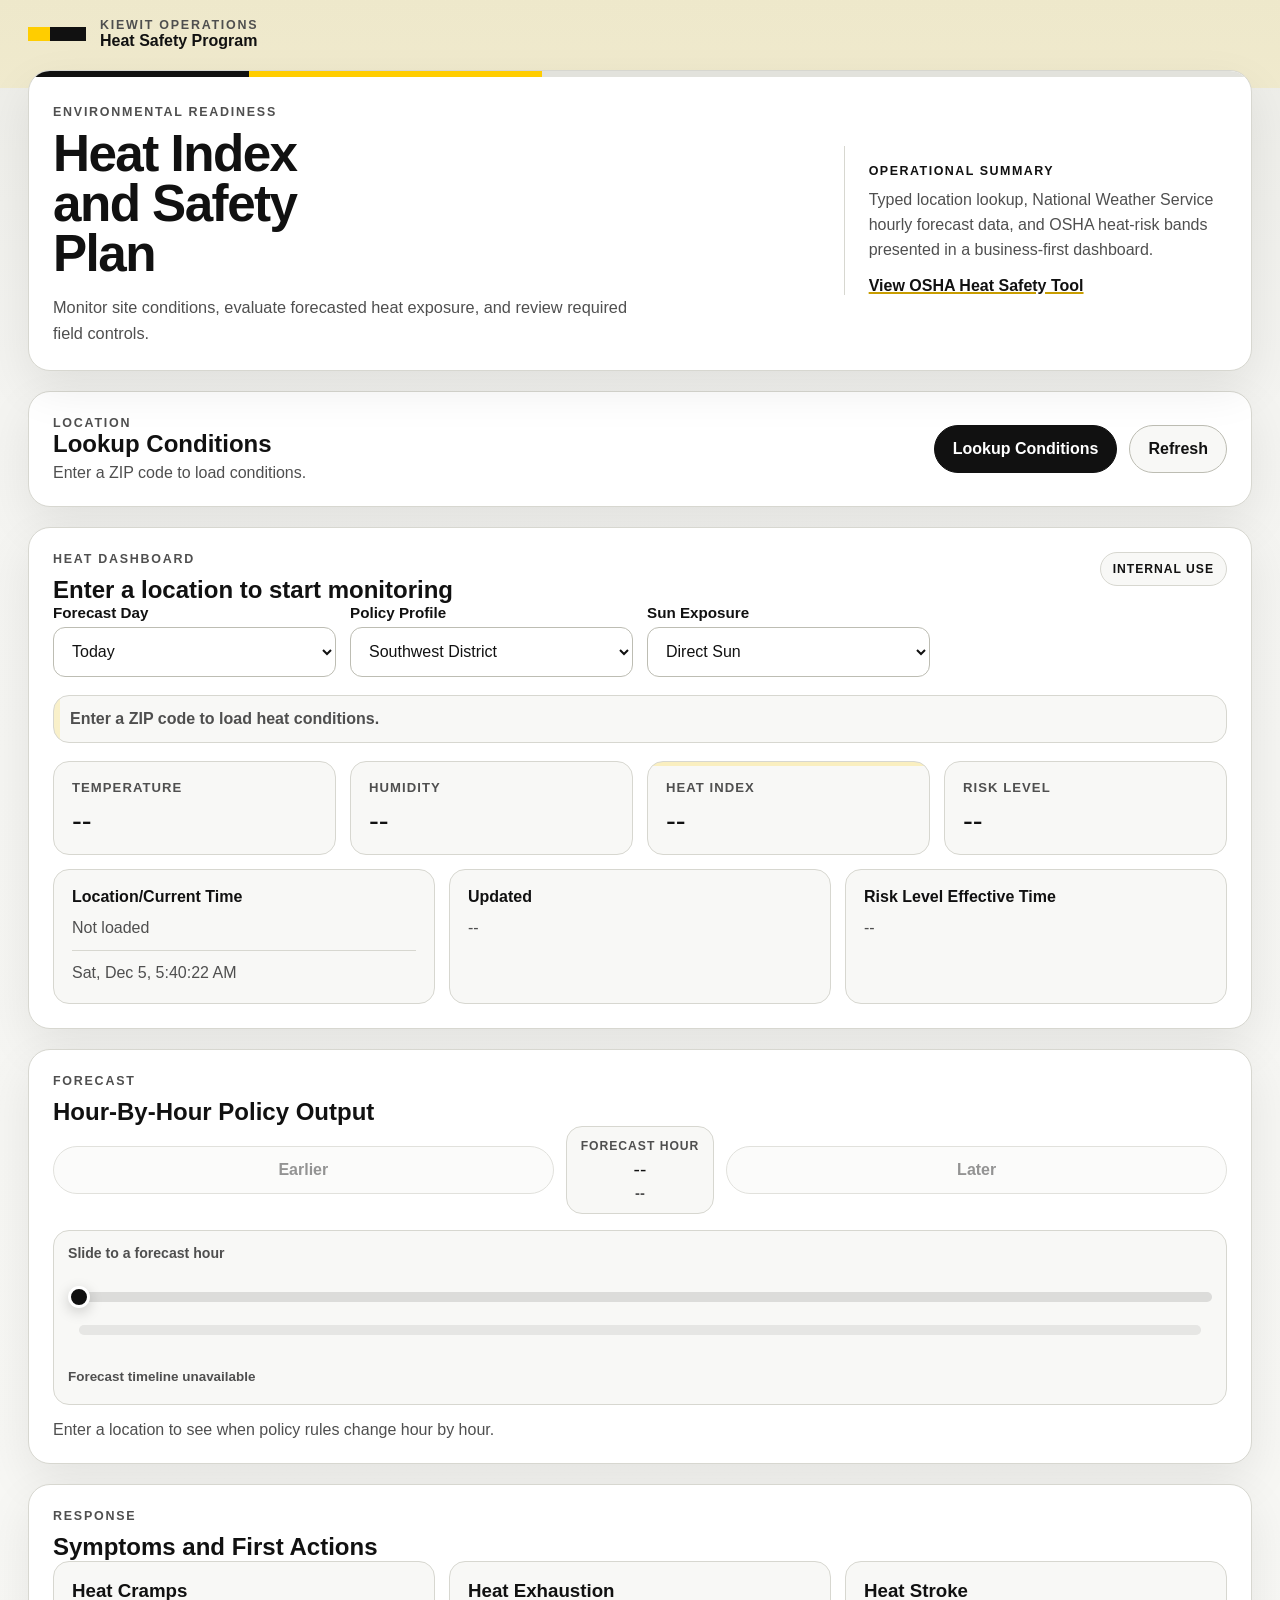
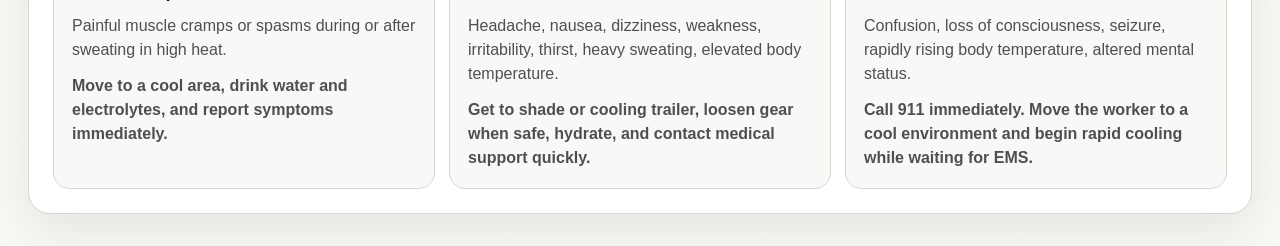
<file: index.html>
<!DOCTYPE html>
<html lang="en">
<head>
  <meta charset="UTF-8">
  <meta name="viewport" content="width=device-width, initial-scale=1.0">
  <title>Kiewit Heat Index Tool</title>
  <link rel="preconnect" href="https://api.weather.gov">
  <link rel="stylesheet" href="styles-kiewit.css">
</head>
<body>
  <div class="site-frame">
    <header class="topbar">
      <div class="topbar-mark" aria-hidden="true"></div>
      <div class="topbar-copy">
        <p class="topbar-kicker">Kiewit Operations</p>
        <p class="topbar-title">Heat Safety Program</p>
      </div>
    </header>

    <div class="page-shell">
      <header class="hero panel">
        <div class="hero-copy-block">
          <p class="eyebrow">Environmental Readiness</p>
          <h1>Heat Index and Safety Plan</h1>
          <p class="hero-copy">
            Monitor site conditions, evaluate forecasted heat exposure, and review required field controls.
          </p>
        </div>
        <aside class="hero-aside" aria-label="Program summary">
          <p class="hero-aside-label">Operational Summary</p>
          <p class="hero-aside-copy">
            Typed location lookup, National Weather Service hourly forecast data, and OSHA heat-risk
            bands presented in a business-first dashboard.
          </p>
          <a href="https://www.osha.gov/heat/heat-app" target="_blank" rel="noreferrer">View OSHA Heat Safety Tool</a>
        </aside>
      </header>

      <main class="app-grid">
        <section class="lookup-launcher panel">
          <div class="lookup-launcher-copy">
            <div>
              <p class="eyebrow">Location</p>
              <h2>Lookup Conditions</h2>
            </div>
            <p id="lookupMessage">Type a city and state, ZIP code, or street address to load conditions.</p>
          </div>
          <div class="lookup-launcher-actions">
            <button id="openLookupModalButton" type="button" class="primary-button">Lookup Conditions</button>
            <button id="refreshButton" class="secondary-button" type="button">Refresh</button>
          </div>
        </section>

        <section class="panel dashboard-panel">
          <div class="panel-head">
            <div>
              <p class="eyebrow">Heat Dashboard</p>
              <h2 id="welcomeTitle">Enter a location to start monitoring</h2>
            </div>
            <span class="status-pill">Internal Use</span>
          </div>

          <div class="controls-grid">
            <label id="forecastDayField">
              <span>Forecast Day</span>
              <select id="forecastDaySelect">
                <option value="today" selected>Today</option>
                <option value="tomorrow">Tomorrow</option>
              </select>
            </label>

            <label>
              <span>Policy Profile</span>
              <select id="policySelect">
                <option value="sop052">Southwest District</option>
                <option value="taxiway">Taxiway U</option>
              </select>
            </label>

            <label>
              <span>Sun Exposure</span>
              <select id="sunSelect">
                <option value="shade">Mostly Shade</option>
                <option value="sun" selected>Direct Sun</option>
              </select>
            </label>
          </div>

          <div class="status-banner" id="statusBanner">
            Type a city and state, ZIP code, or street address to load heat conditions.
          </div>

          <div class="metric-grid">
            <article class="metric-card">
              <p class="metric-label">Temperature</p>
              <p class="metric-value" id="temperatureValue">--</p>
            </article>
            <article class="metric-card">
              <p class="metric-label">Humidity</p>
              <p class="metric-value" id="humidityValue">--</p>
            </article>
            <article class="metric-card metric-card-focus">
              <p class="metric-label">Heat Index</p>
              <p class="metric-value" id="heatIndexValue">--</p>
            </article>
            <article class="metric-card">
              <p class="metric-label">Risk Level</p>
              <p class="metric-value" id="riskLevelValue">--</p>
            </article>
          </div>

          <div class="meta-grid">
            <article class="meta-card">
              <h3>Location/Current Time</h3>
              <p id="locationValue">Not loaded</p>
              <p id="currentTimeValue" class="meta-secondary">--</p>
            </article>
            <article class="meta-card">
              <h3>Updated</h3>
              <p id="updatedValue">--</p>
            </article>
            <article class="meta-card">
              <h3>Risk Level Effective Time</h3>
              <p id="sourceValue">--</p>
            </article>
          </div>
        </section>

        <section class="panel timeline-panel">
          <div class="panel-head">
            <div>
              <p class="eyebrow">Forecast</p>
              <h2>Hour-By-Hour Policy Output</h2>
            </div>
          </div>

          <div class="timeline-toolbar" aria-label="Forecast hour navigation">
            <button id="timelinePrevButton" class="secondary-button timeline-nav-button" type="button">Earlier</button>
            <div class="timeline-position">
              <p class="timeline-position-label">Forecast Hour</p>
              <p id="timelinePositionValue" class="timeline-position-value">--</p>
              <p id="timelineCountValue" class="timeline-count">--</p>
            </div>
            <button id="timelineNextButton" class="secondary-button timeline-nav-button" type="button">Later</button>
          </div>

          <label class="timeline-slider-wrap" for="timelineSlider">
            <span class="timeline-slider-label">Slide to a forecast hour</span>
            <input id="timelineSlider" class="timeline-slider" type="range" min="0" max="0" step="1" value="0">
            <div id="timelineSliderMarkers" class="timeline-slider-markers" aria-hidden="true"></div>
            <div id="timelineSliderLabels" class="timeline-slider-labels" aria-hidden="true"></div>
            <span id="timelineSliderHint" class="timeline-slider-hint">Forecast timeline unavailable</span>
          </label>

          <div id="timelineContent" class="timeline-content">
            <p class="empty-state">Enter a location to see when policy rules change hour by hour.</p>
          </div>
        </section>

        <section class="panel emergency-panel">
          <div class="panel-head">
            <div>
              <p class="eyebrow">Response</p>
              <h2>Symptoms and First Actions</h2>
            </div>
          </div>

          <div class="symptom-grid" id="symptomGrid"></div>
        </section>
      </main>
    </div>
  </div>

  <div id="lookupModal" class="modal-shell hidden" role="dialog" aria-modal="true" aria-labelledby="lookupModalTitle">
    <div id="lookupModalBackdrop" class="modal-backdrop"></div>
    <section class="modal-card">
      <div class="panel-head modal-head">
        <div>
          <p class="eyebrow">Location</p>
          <h2 id="lookupModalTitle">Lookup Conditions</h2>
        </div>
        <button id="closeLookupModalButton" type="button" class="secondary-button modal-close-button" aria-label="Close location lookup">Close</button>
      </div>

      <form id="locationForm" class="stack-form">
        <label>
          <span>Location</span>
          <input id="locationInput" name="location" type="text" placeholder="Enter Zip Code" required>
        </label>

        <button id="lookupButton" type="submit" class="primary-button">Check Heat Conditions</button>
      </form>

      <div class="modal-help">
        <span class="status-pill">No Login Required</span>
      </div>
    </section>
  </div>

  <template id="symptomTemplate">
    <article class="symptom-card">
      <h3></h3>
      <p class="symptom-signs"></p>
      <p class="symptom-actions"></p>
    </article>
  </template>

  <template id="timelineTemplate">
    <article class="timeline-card">
      <div class="timeline-top">
        <div>
          <h3 class="timeline-time"></h3>
          <p class="timeline-forecast"></p>
        </div>
        <span class="timeline-badge"></span>
      </div>
      <div class="timeline-metrics"></div>
      <ul class="timeline-actions"></ul>
    </article>
  </template>

  <script src="app.js"></script>
</body>
</html>
</file>
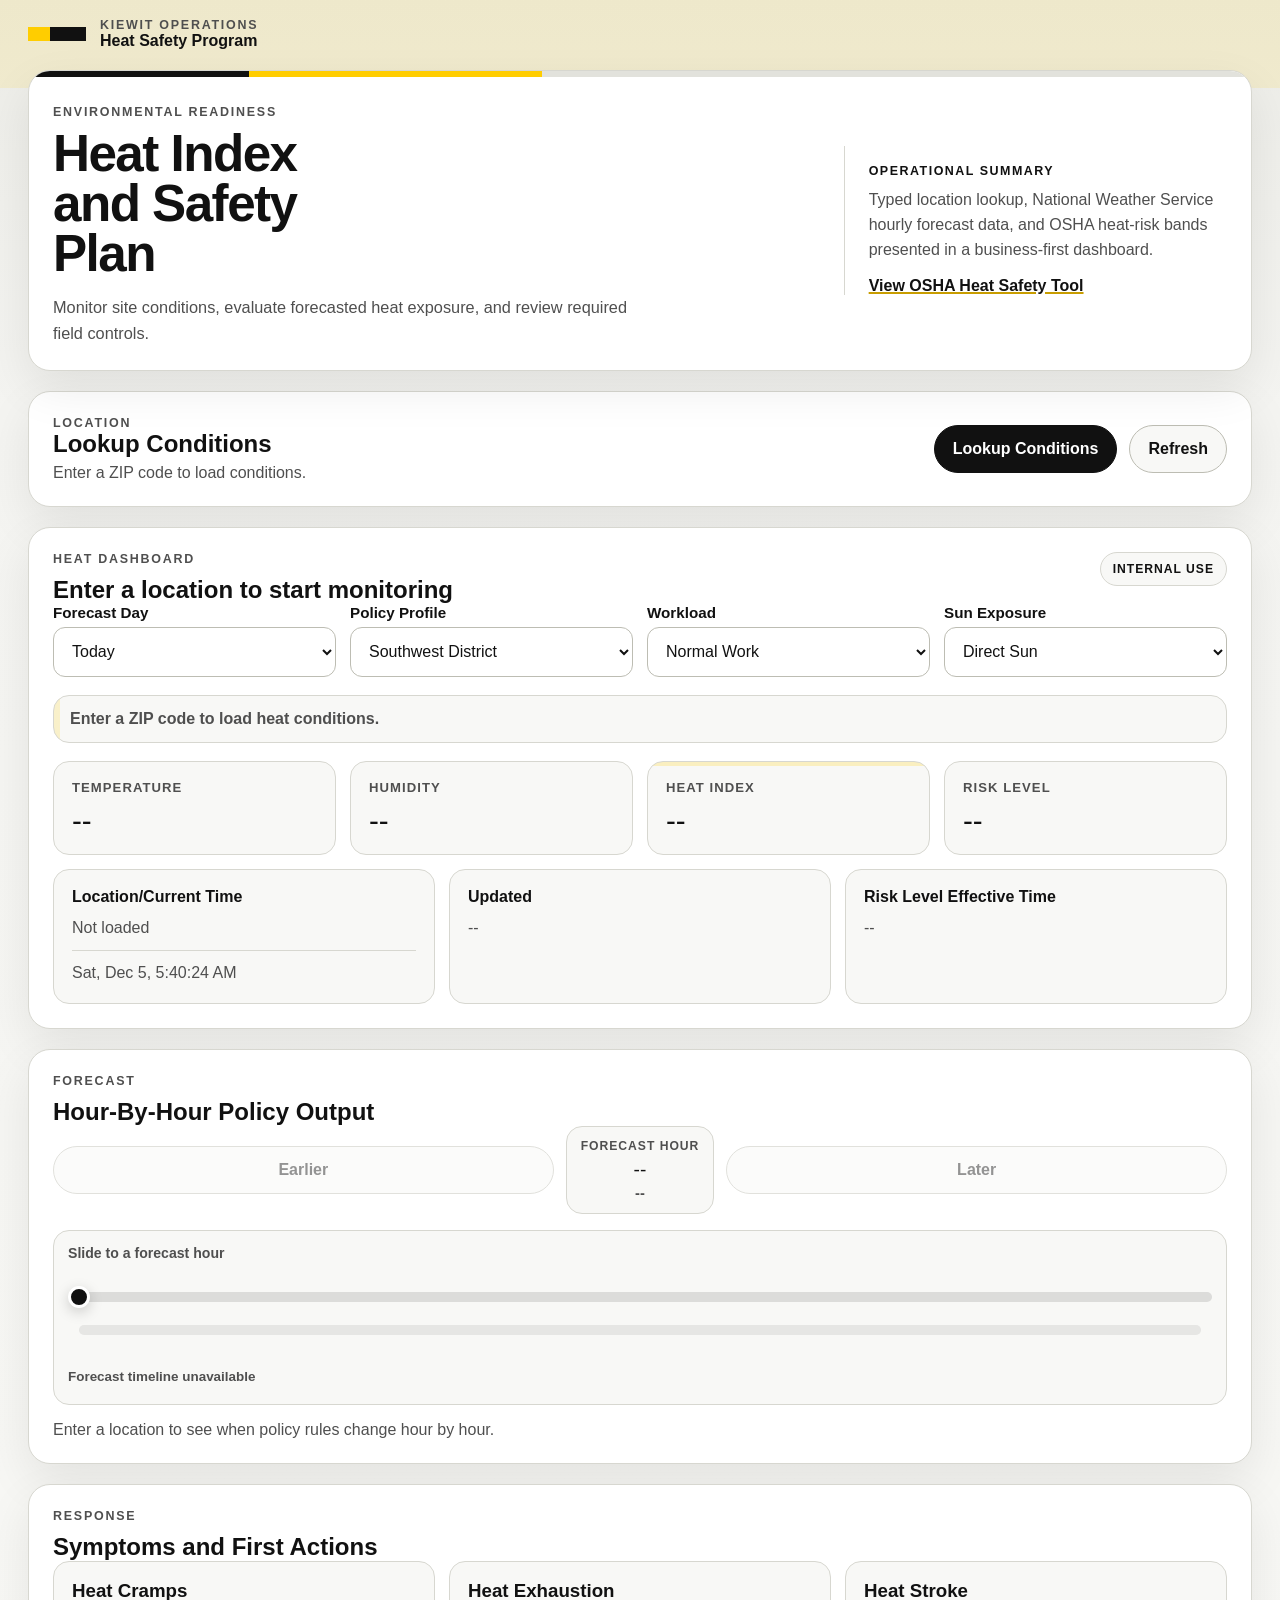
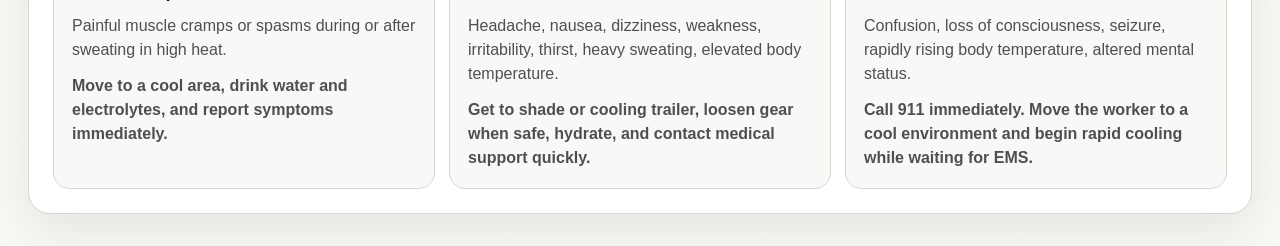
<file: index-kiewit.html>
<!DOCTYPE html>
<html lang="en">
<head>
  <meta charset="UTF-8">
  <meta name="viewport" content="width=device-width, initial-scale=1.0">
  <title>Kiewit Heat Index Tool</title>
  <link rel="preconnect" href="https://api.weather.gov">
  <link rel="stylesheet" href="styles-kiewit.css">
</head>
<body>
  <div class="site-frame">
    <header class="topbar">
      <div class="topbar-mark" aria-hidden="true"></div>
      <div class="topbar-copy">
        <p class="topbar-kicker">Kiewit Operations</p>
        <p class="topbar-title">Heat Safety Program</p>
      </div>
    </header>

    <div class="page-shell">
      <header class="hero panel">
        <div class="hero-copy-block">
          <p class="eyebrow">Environmental Readiness</p>
          <h1>Heat Index and Safety Plan</h1>
          <p class="hero-copy">
            Monitor site conditions, evaluate forecasted heat exposure, and review required field controls.
          </p>
        </div>
        <aside class="hero-aside" aria-label="Program summary">
          <p class="hero-aside-label">Operational Summary</p>
          <p class="hero-aside-copy">
            Typed location lookup, National Weather Service hourly forecast data, and OSHA heat-risk
            bands presented in a business-first dashboard.
          </p>
          <a href="https://www.osha.gov/heat/heat-app" target="_blank" rel="noreferrer">View OSHA Heat Safety Tool</a>
        </aside>
      </header>

      <main class="app-grid">
        <section class="lookup-launcher panel">
          <div class="lookup-launcher-copy">
            <div>
              <p class="eyebrow">Location</p>
              <h2>Lookup Conditions</h2>
            </div>
            <p id="lookupMessage">Type a city and state, ZIP code, or street address to load conditions.</p>
          </div>
          <div class="lookup-launcher-actions">
            <button id="openLookupModalButton" type="button" class="primary-button">Lookup Conditions</button>
            <button id="refreshButton" class="secondary-button" type="button">Refresh</button>
          </div>
        </section>

        <section class="panel dashboard-panel">
          <div class="panel-head">
            <div>
              <p class="eyebrow">Heat Dashboard</p>
              <h2 id="welcomeTitle">Enter a location to start monitoring</h2>
            </div>
            <span class="status-pill">Internal Use</span>
          </div>

          <div class="controls-grid">
            <label id="forecastDayField">
              <span>Forecast Day</span>
              <select id="forecastDaySelect">
                <option value="today" selected>Today</option>
                <option value="tomorrow">Tomorrow</option>
              </select>
            </label>

            <label>
              <span>Policy Profile</span>
              <select id="policySelect">
                <option value="sop052">Southwest District</option>
                <option value="taxiway">Taxiway U</option>
              </select>
            </label>

            <label>
              <span>Workload</span>
              <select id="workloadSelect">
                <option value="light">Light Work</option>
                <option value="moderate" selected>Normal Work</option>
                <option value="heavy">Heavy Work</option>
              </select>
            </label>

            <label>
              <span>Sun Exposure</span>
              <select id="sunSelect">
                <option value="shade" selected>Mostly Shade</option>
                <option value="sun">Direct Sun</option>
              </select>
            </label>
          </div>

          <div class="status-banner" id="statusBanner">
            Type a city and state, ZIP code, or street address to load heat conditions.
          </div>

          <div class="metric-grid">
            <article class="metric-card">
              <p class="metric-label">Temperature</p>
              <p class="metric-value" id="temperatureValue">--</p>
            </article>
            <article class="metric-card">
              <p class="metric-label">Humidity</p>
              <p class="metric-value" id="humidityValue">--</p>
            </article>
            <article class="metric-card metric-card-focus">
              <p class="metric-label">Heat Index</p>
              <p class="metric-value" id="heatIndexValue">--</p>
            </article>
            <article class="metric-card">
              <p class="metric-label">Risk Level</p>
              <p class="metric-value" id="riskLevelValue">--</p>
            </article>
          </div>

          <div class="meta-grid">
            <article class="meta-card">
              <h3>Location/Current Time</h3>
              <p id="locationValue">Not loaded</p>
              <p id="currentTimeValue" class="meta-secondary">--</p>
            </article>
            <article class="meta-card">
              <h3>Updated</h3>
              <p id="updatedValue">--</p>
            </article>
            <article class="meta-card">
              <h3>Risk Level Effective Time</h3>
              <p id="sourceValue">--</p>
            </article>
          </div>
        </section>

        <section class="panel timeline-panel">
          <div class="panel-head">
            <div>
              <p class="eyebrow">Forecast</p>
              <h2>Hour-By-Hour Policy Output</h2>
            </div>
          </div>

          <div class="timeline-toolbar" aria-label="Forecast hour navigation">
            <button id="timelinePrevButton" class="secondary-button timeline-nav-button" type="button">Earlier</button>
            <div class="timeline-position">
              <p class="timeline-position-label">Forecast Hour</p>
              <p id="timelinePositionValue" class="timeline-position-value">--</p>
              <p id="timelineCountValue" class="timeline-count">--</p>
            </div>
            <button id="timelineNextButton" class="secondary-button timeline-nav-button" type="button">Later</button>
          </div>

          <label class="timeline-slider-wrap" for="timelineSlider">
            <span class="timeline-slider-label">Slide to a forecast hour</span>
            <input id="timelineSlider" class="timeline-slider" type="range" min="0" max="0" step="1" value="0">
            <div id="timelineSliderMarkers" class="timeline-slider-markers" aria-hidden="true"></div>
            <div id="timelineSliderLabels" class="timeline-slider-labels" aria-hidden="true"></div>
            <span id="timelineSliderHint" class="timeline-slider-hint">Forecast timeline unavailable</span>
          </label>

          <div id="timelineContent" class="timeline-content">
            <p class="empty-state">Enter a location to see when policy rules change hour by hour.</p>
          </div>
        </section>

        <section class="panel emergency-panel">
          <div class="panel-head">
            <div>
              <p class="eyebrow">Response</p>
              <h2>Symptoms and First Actions</h2>
            </div>
          </div>

          <div class="symptom-grid" id="symptomGrid"></div>
        </section>
      </main>
    </div>
  </div>

  <div id="lookupModal" class="modal-shell hidden" role="dialog" aria-modal="true" aria-labelledby="lookupModalTitle">
    <div id="lookupModalBackdrop" class="modal-backdrop"></div>
    <section class="modal-card">
      <div class="panel-head modal-head">
        <div>
          <p class="eyebrow">Location</p>
          <h2 id="lookupModalTitle">Lookup Conditions</h2>
        </div>
        <button id="closeLookupModalButton" type="button" class="secondary-button modal-close-button" aria-label="Close location lookup">Close</button>
      </div>

      <form id="locationForm" class="stack-form">
        <label>
          <span>Location</span>
          <input id="locationInput" name="location" type="text" placeholder="Enter Zip Code" required>
        </label>

        <button id="lookupButton" type="submit" class="primary-button">Check Heat Conditions</button>
      </form>

      <div class="modal-help">
        <span class="status-pill">No Login Required</span>
      </div>
    </section>
  </div>

  <template id="symptomTemplate">
    <article class="symptom-card">
      <h3></h3>
      <p class="symptom-signs"></p>
      <p class="symptom-actions"></p>
    </article>
  </template>

  <template id="timelineTemplate">
    <article class="timeline-card">
      <div class="timeline-top">
        <div>
          <h3 class="timeline-time"></h3>
          <p class="timeline-forecast"></p>
        </div>
        <span class="timeline-badge"></span>
      </div>
      <div class="timeline-metrics"></div>
      <ul class="timeline-actions"></ul>
    </article>
  </template>

  <script src="app.js"></script>
</body>
</html>
</file>
<file: styles-kiewit.css>
:root {
  --bg: #f4f4f1;
  --surface: #ffffff;
  --surface-alt: #f8f8f6;
  --surface-strong: #efefeb;
  --ink: #111111;
  --muted: #4f4f4f;
  --line: #d7d7d0;
  --line-strong: #bdbdb3;
  --brand: #ffcd00;
  --brand-deep: #c89d00;
  --shadow: 0 18px 48px rgba(0, 0, 0, 0.08);
  --radius-lg: 22px;
  --radius-md: 16px;
  --radius-sm: 12px;
  --font-display: "Segoe UI Semibold", "Arial", sans-serif;
  --font-body: "Segoe UI", "Arial", sans-serif;
}

* {
  box-sizing: border-box;
}

html {
  background: #e9e9e3;
}

body {
  margin: 0;
  min-height: 100vh;
  font-family: var(--font-body);
  color: var(--ink);
  background:
    linear-gradient(180deg, rgba(255, 205, 0, 0.12) 0, rgba(255, 205, 0, 0.12) 88px, transparent 88px),
    linear-gradient(180deg, #ecece7 0%, var(--bg) 22%, #f8f8f5 100%);
}

body.modal-open {
  overflow: hidden;
}

.site-frame {
  min-height: 100vh;
}

.topbar {
  display: flex;
  align-items: center;
  gap: 14px;
  padding: 18px 28px 0;
  max-width: 1400px;
  margin: 0 auto;
}

.topbar-mark {
  width: 58px;
  height: 14px;
  background: var(--ink);
  box-shadow: inset 22px 0 0 var(--brand);
}

.topbar-copy p {
  margin: 0;
}

.topbar-kicker {
  font-size: 0.78rem;
  text-transform: uppercase;
  letter-spacing: 0.14em;
  color: var(--muted);
  font-weight: 700;
}

.topbar-title {
  margin-top: 2px;
  font-size: 1rem;
  font-weight: 700;
}

.page-shell {
  max-width: 1400px;
  margin: 0 auto;
  padding: 20px 28px 32px;
}

.panel {
  background: var(--surface);
  border: 1px solid var(--line);
  border-radius: var(--radius-lg);
  box-shadow: var(--shadow);
  padding: 24px;
}

.hero {
  display: grid;
  grid-template-columns: minmax(0, 1.9fr) minmax(280px, 0.95fr);
  gap: 24px;
  align-items: stretch;
  margin-bottom: 20px;
  overflow: hidden;
  position: relative;
}

.hero::before {
  content: "";
  position: absolute;
  inset: 0 0 auto 0;
  height: 6px;
  background: linear-gradient(90deg, var(--ink) 0 18%, var(--brand) 18% 42%, #e2e2dc 42% 100%);
}

.hero-copy-block {
  padding-top: 10px;
}

.hero h1,
.panel h2,
.panel h3 {
  margin: 0;
  font-family: var(--font-display);
}

.hero h1 {
  max-width: 12ch;
  font-size: clamp(2.1rem, 4vw, 4rem);
  line-height: 0.98;
  letter-spacing: -0.03em;
}

.eyebrow {
  margin: 0 0 10px;
  text-transform: uppercase;
  letter-spacing: 0.14em;
  font-size: 0.78rem;
  color: var(--muted);
  font-weight: 800;
}

.hero-copy,
.lookup-launcher-copy p,
.meta-card p,
.symptom-card p,
.status-banner,
.timeline-forecast,
.timeline-position-label,
.timeline-count,
.timeline-slider-label,
.timeline-slider-hint,
.empty-state,
.hero-aside-copy {
  color: var(--muted);
}

.hero-copy {
  max-width: 66ch;
  margin: 14px 0 0;
  font-size: 1.02rem;
  line-height: 1.6;
}

.hero-aside {
  padding: 18px 0 0 24px;
  border-left: 1px solid var(--line);
  align-self: center;
}

.hero-aside-label {
  margin: 0 0 10px;
  font-size: 0.78rem;
  font-weight: 800;
  text-transform: uppercase;
  letter-spacing: 0.12em;
}

.hero-aside-copy {
  margin: 0 0 14px;
  line-height: 1.55;
}

.hero-aside a {
  color: var(--ink);
  font-weight: 700;
  text-decoration-color: var(--brand-deep);
  text-decoration-thickness: 2px;
}

.app-grid {
  display: grid;
  grid-template-columns: 1fr;
  gap: 20px;
}

.lookup-launcher,
.panel-head,
.timeline-top {
  display: flex;
  justify-content: space-between;
  gap: 16px;
  align-items: start;
}

.lookup-launcher {
  align-items: center;
}

.lookup-launcher-copy {
  display: grid;
  gap: 6px;
}

.lookup-launcher-copy p {
  margin: 0;
}

.lookup-launcher-actions {
  display: flex;
  gap: 12px;
  align-items: center;
}

.status-pill {
  display: inline-flex;
  align-items: center;
  min-height: 34px;
  padding: 7px 12px;
  border-radius: 999px;
  border: 1px solid var(--line);
  background: var(--surface-alt);
  color: var(--ink);
  font-size: 0.76rem;
  font-weight: 800;
  text-transform: uppercase;
  letter-spacing: 0.08em;
}

.stack-form,
.controls-grid,
.metric-grid,
.meta-grid,
.symptom-grid,
.timeline-content {
  display: grid;
  gap: 14px;
}

.controls-grid {
  grid-template-columns: repeat(4, minmax(0, 1fr));
}

label span {
  display: block;
  margin-bottom: 6px;
  font-weight: 700;
  font-size: 0.95rem;
}

input,
select,
button {
  font: inherit;
}

input,
select {
  width: 100%;
  min-height: 50px;
  border: 1px solid var(--line-strong);
  border-radius: var(--radius-sm);
  padding: 12px 14px;
  background: #fff;
  color: var(--ink);
}

input:focus,
select:focus,
button:focus-visible,
.timeline-slider:focus-visible {
  outline: 3px solid rgba(255, 205, 0, 0.55);
  outline-offset: 2px;
}

button {
  min-height: 48px;
  border: 1px solid transparent;
  border-radius: 999px;
  padding: 12px 18px;
  font-weight: 800;
  cursor: pointer;
  transition: background-color 0.16s ease, border-color 0.16s ease, transform 0.16s ease;
}

button:hover:not(:disabled) {
  transform: translateY(-1px);
}

button:disabled {
  cursor: not-allowed;
  opacity: 0.45;
}

.primary-button {
  background: var(--ink);
  color: #fff;
  border-color: var(--ink);
}

.primary-button:hover:not(:disabled) {
  background: #242424;
}

.secondary-button {
  background: var(--surface-alt);
  color: var(--ink);
  border-color: var(--line-strong);
}

.secondary-button:hover:not(:disabled) {
  background: #f0f0eb;
}

.status-banner {
  margin: 18px 0;
  padding: 14px 16px;
  border-radius: var(--radius-md);
  border: 1px solid var(--line);
  background:
    linear-gradient(90deg, rgba(255, 205, 0, 0.18) 0 6px, transparent 6px),
    var(--surface-alt);
  font-weight: 600;
}

.metric-grid {
  grid-template-columns: repeat(4, minmax(0, 1fr));
}

.metric-card,
.meta-card,
.symptom-card,
.timeline-card,
.timeline-position,
.timeline-slider-wrap {
  border: 1px solid var(--line);
  border-radius: var(--radius-md);
}

.metric-card,
.meta-card,
.symptom-card,
.timeline-card {
  background: var(--surface-alt);
  padding: 18px;
}

.metric-card-focus {
  background:
    linear-gradient(180deg, rgba(255, 205, 0, 0.22) 0 4px, transparent 4px),
    var(--surface-alt);
}

.metric-label {
  margin: 0 0 10px;
  font-size: 0.82rem;
  text-transform: uppercase;
  letter-spacing: 0.08em;
  color: var(--muted);
  font-weight: 800;
}

.metric-value {
  margin: 0;
  font-size: clamp(1.85rem, 2.2vw, 2.8rem);
  line-height: 1.05;
  font-family: var(--font-display);
}

.meta-grid {
  grid-template-columns: repeat(3, minmax(0, 1fr));
  margin-top: 14px;
}

.meta-card h3 {
  font-size: 1rem;
}

.meta-card p {
  margin: 10px 0 0;
  line-height: 1.5;
}

.meta-secondary {
  padding-top: 10px;
  border-top: 1px solid var(--line);
}

.timeline-toolbar {
  display: grid;
  grid-template-columns: minmax(0, 1fr) auto minmax(0, 1fr);
  gap: 12px;
  align-items: center;
  margin-bottom: 16px;
}

.timeline-position {
  text-align: center;
  padding: 12px 14px;
  background: var(--surface-alt);
}

.timeline-position-label {
  margin: 0;
  font-size: 0.76rem;
  letter-spacing: 0.08em;
  text-transform: uppercase;
  font-weight: 800;
}

.timeline-position-value {
  margin: 6px 0 4px;
  font-size: 1.2rem;
  font-family: var(--font-display);
}

.timeline-count {
  margin: 0;
  font-size: 0.92rem;
  font-weight: 600;
}

.timeline-nav-button {
  width: 100%;
}

.timeline-slider-wrap {
  --timeline-thumb-size: 22px;
  display: grid;
  gap: 8px;
  margin-bottom: 16px;
  padding: 14px;
  background: var(--surface-alt);
}

.timeline-slider-label {
  font-size: 0.88rem;
  font-weight: 700;
}

.timeline-slider-hint {
  font-size: 0.84rem;
}

.timeline-slider {
  width: 100%;
  min-height: 44px;
  margin: 0;
  padding: 0;
  background: transparent;
  border: 0;
  border-radius: 0;
  -webkit-appearance: none;
  appearance: none;
}

.timeline-slider-markers {
  position: relative;
  height: 10px;
  width: calc(100% - var(--timeline-thumb-size));
  margin: -2px calc(var(--timeline-thumb-size) / 2) 0;
  border-radius: 999px;
  overflow: hidden;
  background: rgba(17, 17, 17, 0.08);
}

.timeline-slider-policy-segment {
  position: absolute;
  top: 0;
  height: 100%;
}

.timeline-slider-policy-segment.low {
  background: rgba(91, 132, 70, 0.72);
}

.timeline-slider-policy-segment.medium {
  background: rgba(255, 205, 0, 0.8);
}

.timeline-slider-policy-segment.high {
  background: rgba(230, 140, 0, 0.82);
}

.timeline-slider-policy-segment.extreme {
  background: rgba(179, 36, 24, 0.82);
}

.timeline-slider-labels {
  position: relative;
  min-height: 18px;
  width: calc(100% - var(--timeline-thumb-size));
  margin: 0 calc(var(--timeline-thumb-size) / 2);
}

.timeline-slider::-webkit-slider-runnable-track {
  height: 10px;
  border-radius: 999px;
  background: rgba(17, 17, 17, 0.12);
}

.timeline-slider::-webkit-slider-thumb {
  width: var(--timeline-thumb-size);
  height: var(--timeline-thumb-size);
  margin-top: -6px;
  border: 3px solid #fff;
  border-radius: 50%;
  background: var(--ink);
  box-shadow: 0 4px 14px rgba(0, 0, 0, 0.18);
  -webkit-appearance: none;
}

.timeline-slider::-moz-range-track {
  height: 10px;
  border: 0;
  border-radius: 999px;
  background: rgba(17, 17, 17, 0.12);
}

.timeline-slider::-moz-range-thumb {
  width: var(--timeline-thumb-size);
  height: var(--timeline-thumb-size);
  border: 3px solid #fff;
  border-radius: 50%;
  background: var(--ink);
  box-shadow: 0 4px 14px rgba(0, 0, 0, 0.18);
}

.timeline-slider-scale-label {
  position: absolute;
  top: 0;
  transform: translateX(-50%);
  font-size: 0.72rem;
  font-weight: 800;
  color: var(--muted);
  white-space: nowrap;
}

.timeline-slider-scale-label.edge-start {
  left: 0;
  transform: none;
}

.timeline-slider-scale-label.edge-end {
  right: 0;
  transform: none;
}

.timeline-slider-scale-tick {
  position: absolute;
  top: 4px;
  width: 1px;
  height: 8px;
  transform: translateX(-50%);
  background: rgba(17, 17, 17, 0.28);
  border-radius: 999px;
}

.timeline-top {
  align-items: flex-start;
}

.timeline-time {
  margin: 0;
}

.timeline-forecast {
  margin: 6px 0 0;
}

.timeline-badge {
  display: inline-flex;
  align-items: center;
  padding: 8px 12px;
  border-radius: 999px;
  font-size: 0.8rem;
  font-weight: 800;
  white-space: nowrap;
  border: 1px solid transparent;
}

.timeline-badge.low {
  background: rgba(91, 132, 70, 0.12);
  color: #35512a;
  border-color: rgba(91, 132, 70, 0.24);
}

.timeline-badge.medium {
  background: rgba(255, 205, 0, 0.16);
  color: #7b6100;
  border-color: rgba(200, 157, 0, 0.3);
}

.timeline-badge.high {
  background: rgba(230, 140, 0, 0.15);
  color: #8d4f00;
  border-color: rgba(230, 140, 0, 0.24);
}

.timeline-badge.extreme {
  background: rgba(179, 36, 24, 0.12);
  color: #8e1d14;
  border-color: rgba(179, 36, 24, 0.24);
}

.timeline-metrics {
  display: flex;
  flex-wrap: wrap;
  gap: 10px;
  margin-top: 14px;
}

.timeline-metrics span {
  padding: 8px 10px;
  border-radius: 12px;
  background: #fff;
  border: 1px solid var(--line);
  color: var(--ink);
  font-size: 0.9rem;
  font-weight: 700;
}

.timeline-actions {
  margin: 14px 0 0;
  padding-left: 18px;
}

.timeline-actions li + li {
  margin-top: 8px;
}

.timeline-action-shutdown {
  color: #8e1d14;
  font-weight: 800;
}

.timeline-card.change {
  border-color: var(--line-strong);
  box-shadow: inset 4px 0 0 var(--brand);
}

.empty-state {
  margin: 0;
}

.symptom-grid {
  grid-template-columns: repeat(3, minmax(0, 1fr));
}

.symptom-signs,
.symptom-actions {
  margin: 12px 0 0;
  line-height: 1.5;
}

.symptom-actions {
  font-weight: 800;
  color: var(--ink);
}

.hidden {
  display: none;
}

.modal-shell {
  position: fixed;
  inset: 0;
  z-index: 40;
  display: grid;
  place-items: center;
  padding: 18px;
}

.modal-shell.hidden {
  display: none;
}

.modal-backdrop {
  position: absolute;
  inset: 0;
  background: rgba(0, 0, 0, 0.42);
}

.modal-card {
  position: relative;
  z-index: 1;
  width: min(100%, 540px);
  background: var(--surface);
  border: 1px solid var(--line);
  border-radius: var(--radius-lg);
  box-shadow: var(--shadow);
  padding: 22px;
}

.modal-head {
  margin-bottom: 18px;
}

.modal-close-button {
  min-width: 96px;
}

.modal-help {
  margin-top: 14px;
}

.risk-low {
  background:
    linear-gradient(90deg, rgba(91, 132, 70, 0.22) 0 6px, transparent 6px),
    #f7faf6;
  border-color: rgba(91, 132, 70, 0.26);
}

.risk-moderate {
  background:
    linear-gradient(90deg, rgba(255, 205, 0, 0.34) 0 6px, transparent 6px),
    #fffdf3;
  border-color: rgba(200, 157, 0, 0.28);
}

.risk-high {
  background:
    linear-gradient(90deg, rgba(230, 140, 0, 0.28) 0 6px, transparent 6px),
    #fff8f0;
  border-color: rgba(230, 140, 0, 0.28);
}

.risk-extreme {
  background:
    linear-gradient(90deg, rgba(179, 36, 24, 0.22) 0 6px, transparent 6px),
    #fff5f4;
  border-color: rgba(179, 36, 24, 0.26);
}

@media (max-width: 1100px) {
  .hero {
    grid-template-columns: 1fr;
  }

  .hero-aside {
    padding: 18px 0 0;
    border-left: 0;
    border-top: 1px solid var(--line);
  }

  .controls-grid,
  .metric-grid,
  .meta-grid,
  .symptom-grid {
    grid-template-columns: repeat(2, minmax(0, 1fr));
  }
}

@media (max-width: 760px) {
  .topbar,
  .page-shell {
    padding-left: 12px;
    padding-right: 12px;
  }

  .hero,
  .panel-head,
  .lookup-launcher,
  .timeline-top {
    display: flex;
    flex-direction: column;
    align-items: stretch;
  }

  .hero h1 {
    max-width: none;
    font-size: clamp(2rem, 9vw, 2.8rem);
  }

  .lookup-launcher-actions {
    flex-direction: column;
  }

  .controls-grid,
  .metric-grid,
  .meta-grid,
  .symptom-grid {
    grid-template-columns: 1fr;
  }

  .lookup-launcher-actions button,
  .timeline-nav-button,
  .modal-close-button {
    width: 100%;
  }

  .timeline-toolbar {
    grid-template-columns: 1fr 1fr;
  }

  .timeline-position {
    grid-column: 1 / -1;
    order: -1;
  }

  .modal-shell {
    padding: 12px;
    align-items: end;
  }

  .modal-card {
    width: 100%;
    border-bottom-left-radius: 0;
    border-bottom-right-radius: 0;
  }
}
</file>
